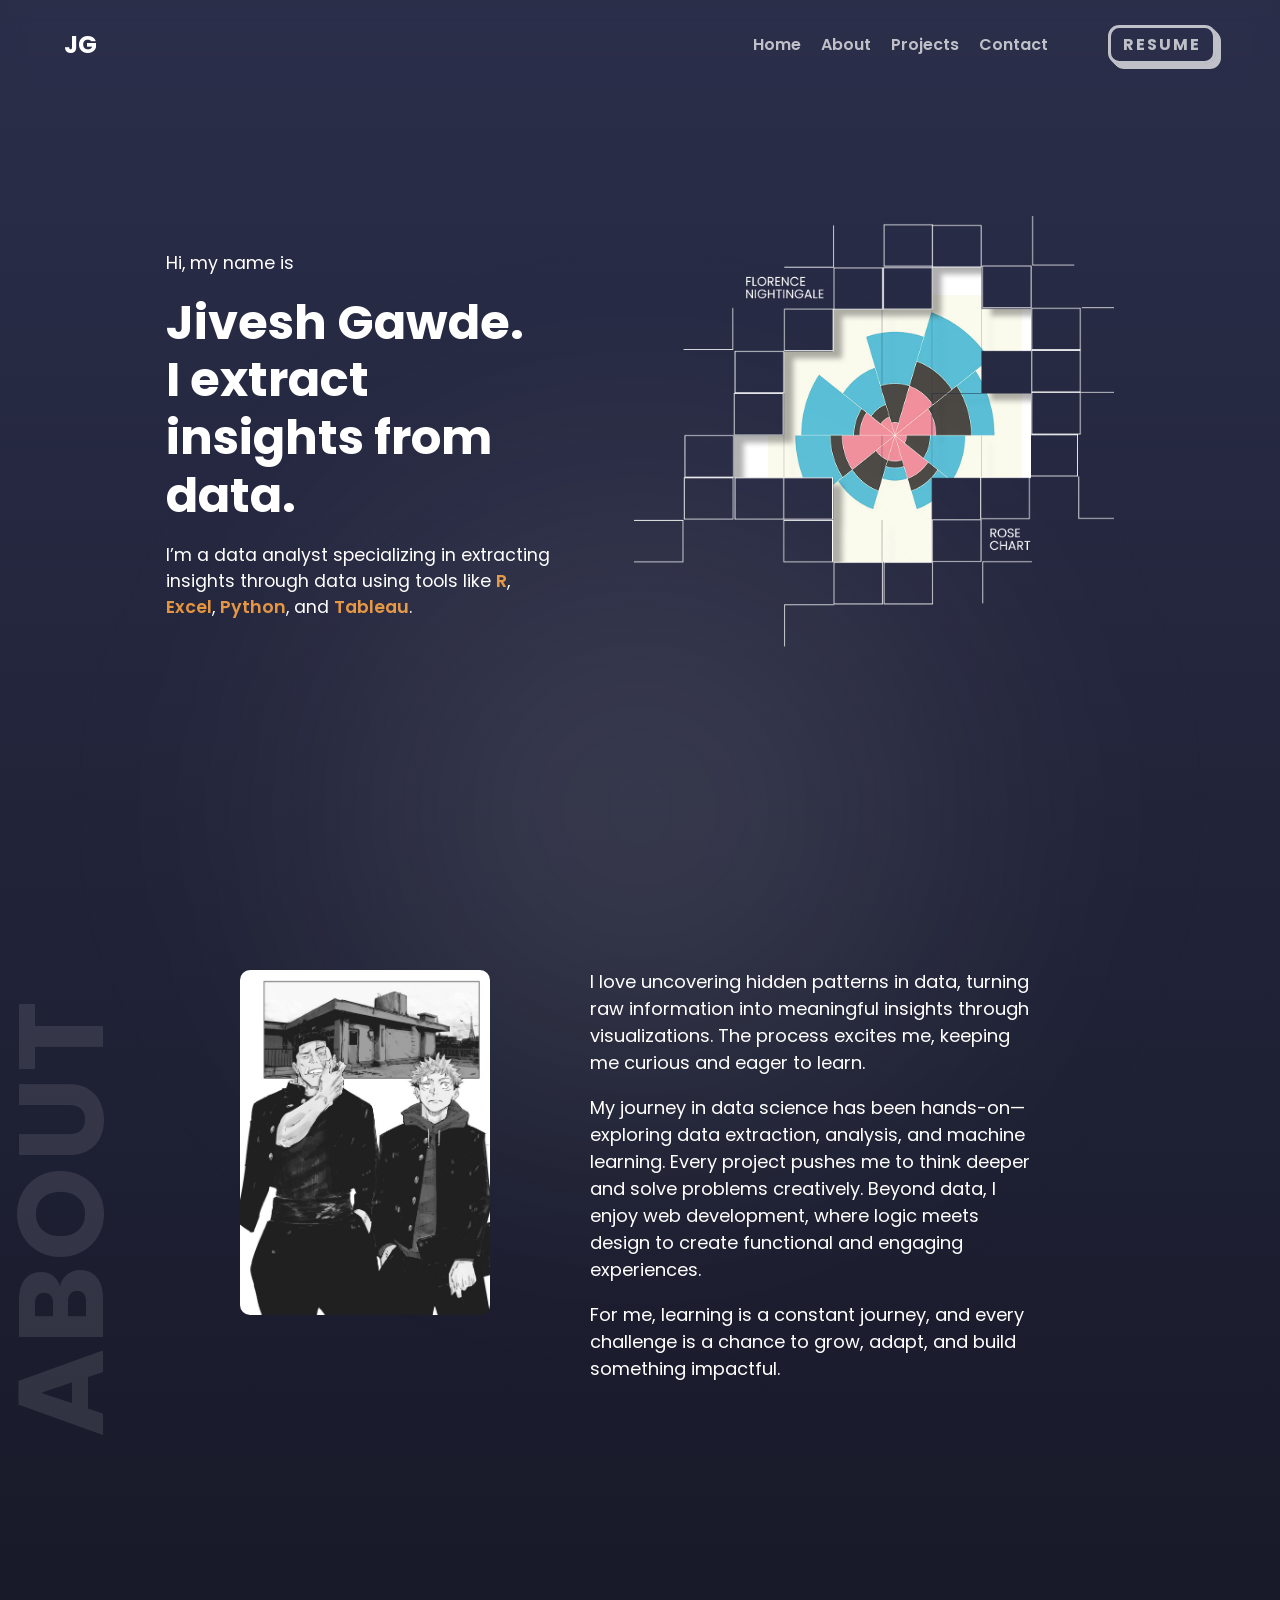
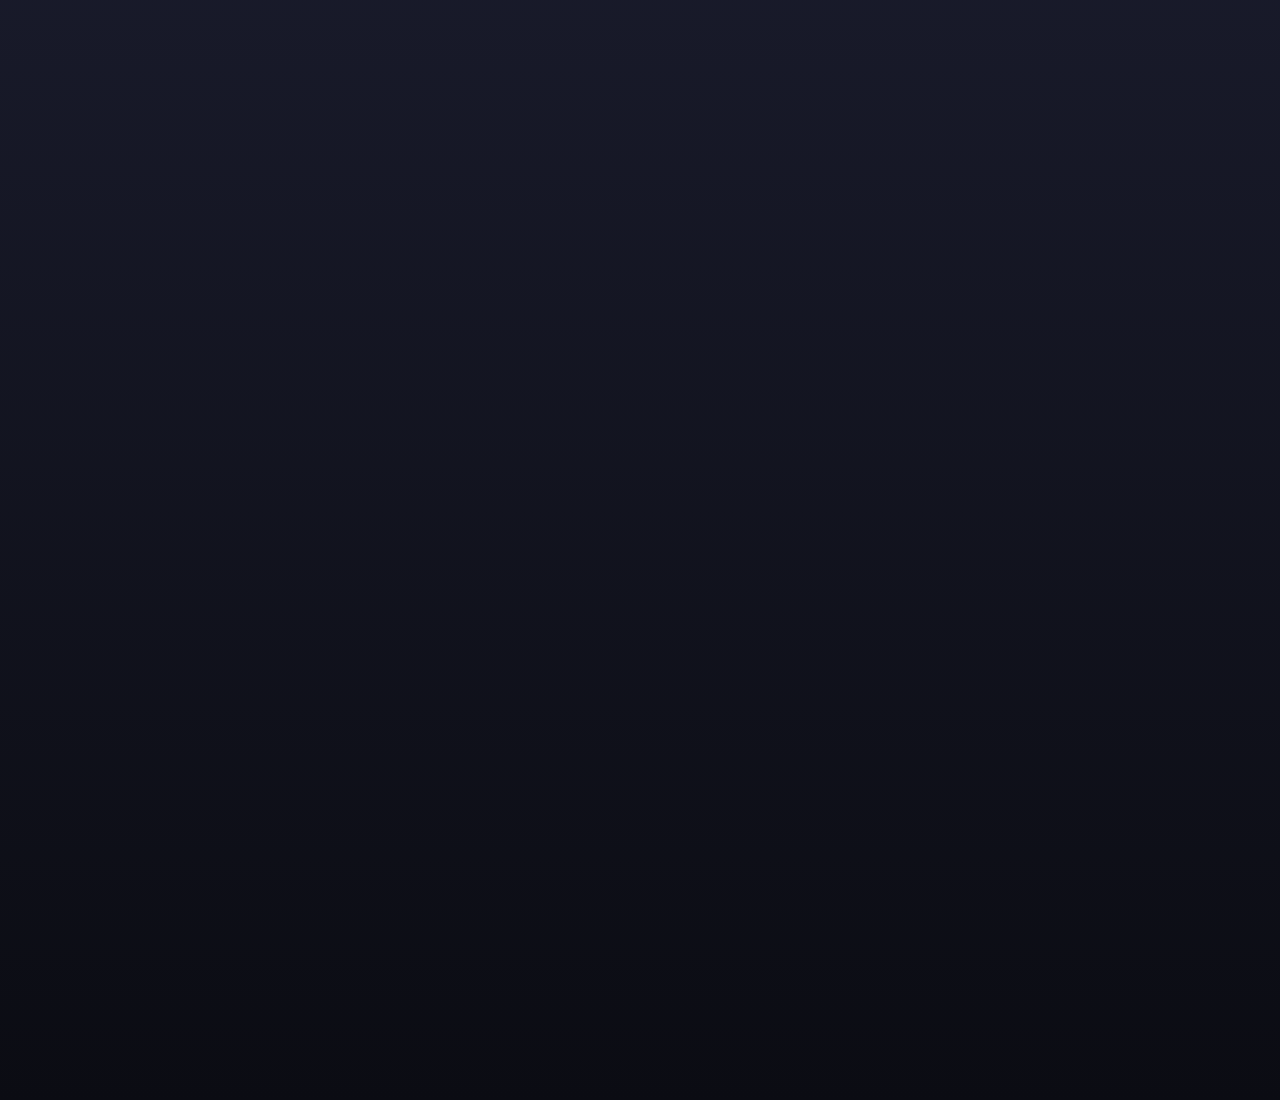
<file: index.html>
<!DOCTYPE html>
<html lang="en">
  <head>
    <meta charset="UTF-8" />
    <meta name="viewport" content="width=device-width, initial-scale=1.0" />
    <title>Jivesh Gawde - Portfolio</title>
    <link rel="stylesheet" href="styles.css" />
    <script defer src="script.js"></script>
  </head>
  <body>
    <div class="radial-glow"></div>
    <!-- Navbar -->
    <nav class="navbar">
      <div class="nav-container">
        <a href="index.html" class="logo">JG</a>
        <ul class="nav-links">
          <li><a href="#home">Home</a></li>
          <li><a href="#about">About</a></li>
          <li><a href="#projects">Projects</a></li>
          <li><a href="#contact">Contact</a></li>
        </ul>
        <a href="assets/resume.pdf" class="button-54" role="button">Resume</a>
      </div>
    </nav>

    <!-- Home Section -->
    <section id="home">
      <div class="home-text">
        <p>Hi, my name is</p>
        <h1>
          <span
            >Jivesh Gawde. <br />
            I extract insights from data.</span
          >
        </h1>
        <p>
          I’m a data analyst specializing in extracting insights through data
          using tools like <span class="highlight">R</span>, 
          <span class="highlight">Excel</span>, 
          <span class="highlight">Python</span>, and 
          <span class="highlight">Tableau</span>.
        </p>
      </div>
      <div class="home-image">
        <img src="assets\heroimage.png" alt="Jivesh Gawde" />
      </div>
    </section>
    <!-- About Section -->
    <section id="about">
      <div class="about-container">
        <div class="about-image">
          <img src="assets\about.jpg" alt="About Image" />
          <span class="about-vertical-text">ABOUT</span>
        </div>
        <div class="about-text">
          <p>
            I love uncovering hidden patterns in data, turning raw information
            into meaningful insights through visualizations. The process excites
            me, keeping me curious and eager to learn.
          </p>
          <p>
            My journey in data science has been hands-on—exploring data
            extraction, analysis, and machine learning. Every project pushes me
            to think deeper and solve problems creatively. Beyond data, I enjoy
            web development, where logic meets design to create functional and
            engaging experiences.
          </p>
          <p>
            For me, learning is a constant journey, and every challenge is a
            chance to grow, adapt, and build something impactful.
          </p>
        </div>
      </div>
    </section>
  </body>
</html>
</file>
<file: styles.css>
/* Import Poppins Font */
@import url("https://fonts.googleapis.com/css2?family=Poppins:wght@300;400;500;600;700&display=swap");

body {
  background: linear-gradient(to bottom, #2b2e4a, #0b0c13);
  background-repeat: no-repeat; /* Prevents tiling */
  height: 300vh; /* Ensures full-page coverage */
  margin: 0;
  padding: 0;
  font-family: "Poppins", sans-serif;
  color: white;
  overflow-x: hidden;
  position: relative;
}

/* Radial Glow Effect */
.radial-glow {
  position: absolute;
  width: 100%;
  height: 100vh; /* Covers full viewport height */
  top: 40vh; /* Moves glow slightly up */
  left: 50%;
  transform: translateX(-50%);
  background: radial-gradient(
    circle,
    rgba(255, 255, 255, 0.126) 0%,
    rgba(0, 0, 0, 0) 60%
  );
  filter: blur(100px); /* Heavy blur effect */
  pointer-events: none;
}

/* === Navbar Styles === */
.navbar {
  position: fixed;
  top: 0;
  width: 100%;
  display: flex;
  justify-content: center;
  padding: 25px 0;
  z-index: 1000;
  backdrop-filter: blur(10px); /* Gives a subtle glass effect */
  -webkit-backdrop-filter: blur(10px); /* Safari support */
  transition: background 0.3s ease-in-out;
}

.nav-container {
  width: 90%;
  /* max-width: 1200px; */
  display: flex;
  justify-content: space-between;
  align-items: center;
}

.logo {
  font-size: 24px;
  font-weight: bold;
  color: white;
  text-decoration: none; /* Removes underline */
}

.logo:hover {
  cursor: pointer;
  color: #ddd; /* Lightens color on hover */
}

/* === Navbar Links === */
.nav-links {
  list-style: none;
  display: flex;
  gap: 20px;
  margin: 0;
  padding: 0;
  margin-left: auto; /* Pushes links to the right */
}

.nav-links li {
  display: inline-block;
}

.nav-links a {
  position: relative; /* Needed for absolute positioning of the underline */
  text-decoration: none;
  color: rgba(255, 255, 255, 0.7); /* Semi-transparent white */
  font-size: 16px;
  font-weight: 550;
  transition: color 0.3s ease-in-out;
}

/* Underline effect */
.nav-links a::after {
  content: "";
  position: absolute;
  left: 0;
  bottom: -4px; /* Adjusts the underline position */
  width: 0%;
  height: 2px;
  background: white;
  transition: width 0.3s ease-in-out;
}

/* Hover effect */
.nav-links a:hover {
  color: rgba(255, 255, 255, 1); /* Fully opaque white on hover */
}

.nav-links a:hover::after {
  width: 100%; /* Expands underline from left to right */
}

/* Reset animation when not hovered */
.nav-links a:not(:hover)::after {
  width: 0%;
}




/* CSS */
.button-54 {
  letter-spacing: 2px;
  text-decoration: none;
  text-transform: uppercase;
  color:#ffffff;
  cursor: pointer;
  border: 3px solid;
  padding: 0.25em 0.5em;
  box-shadow: 1px 1px 0px 0px, 2px 2px 0px 0px, 3px 3px 0px 0px, 4px 4px 0px 0px, 5px 5px 0px 0px;
  position: relative;
  user-select: none;
  -webkit-user-select: none;
  touch-action: manipulation;
  font-family: "Poppins", sans-serif;
  font-weight: bold;
  font-size: 16px;
  margin-left: 60px;
  border-radius: 1cap;
  opacity: 0.7; /* Default transparency */
  transition: opacity 0.3s ease-in-out; /* Smooth transition */
}

.button-54:hover {
  opacity: 1; /* Fully opaque on hover */
}

.button-54:active {
  box-shadow: 0px 0px 0px 0px;
  top: 5px;
  left: 5px;
}

@media (min-width: 768px) {
  .button-54 {
    padding: 0.25em 0.75em;
  }
}

/* === Home Section === */
#home {
  min-height: 70vh; /* Takes at least 70% of viewport height */
  display: flex;
  justify-content: space-between; /* Creates space between text and image */
  align-items: center; /* Centers vertically */
  gap: 80px; /* Increases space between text and image */
  padding: 120px 13%; /* Less left/right distance */
}

/* Common container for text and image */
.home-container {
  display: flex;
  align-items: center; /* Aligns content properly */
  gap: 20px; /* Space between text and image */
}

/* Text container */
.home-text {
  max-width: 700px; /* Slightly reduced width for better balance */
}

/* Refined Text Sizes */
.home-text p {
  font-size: 1.1rem; /* Slightly reduced paragraph size */
  color: #ffffff; /* Adjust text color for readability */
}

.highlight {
  font-weight: 600; /* Slightly less bold */
  color: #e6953f; /* Softer orange shade */
}
.home-text h1 {
  margin-top: 15px;
  font-size: 3rem; /* Reduced heading size */
  font-weight: bold;
  line-height: 1.2; /* Slightly tighter spacing */
  color: #ffffff;
  margin-bottom: 15px; /* Reduce space below heading */
}

/* Image container */
.home-image img {
  width: 480px; /* Slightly smaller image */
  height: auto;
  border-radius: 10px;
}


/* About Section */
#about {
  display: flex;
  justify-content: center;
  align-items: flex-start;
  padding: 80px 10%;
}

.about-container {
  display: flex;
  align-items: flex-start;
  gap: 100px; /* Space between image and text */
  max-width: 1200px;
}

.about-image {
  position: relative;
  flex: 1;
  max-width: 250px; /* Adjust width as needed */
  margin-top: 20px;
}

.about-image img {
  width: 100%;
  border-radius: 10px;
}

.about-vertical-text {
  position: absolute;
  left: -400px; /* Adjust spacing */
  top: 70%;
  transform: translateY(-50%) rotate(-90deg);
  font-size: 120px;
  font-weight: 700;
  color: rgba(255, 255, 255, 0.1); /* Transparent effect */
  letter-spacing: 5px;
  user-select: none;
}

.about-text {
  flex: 1;
  color: white;
  font-size: 18px;
  max-width: 450px;
  margin: 0;
  padding: 0;
}
</file>
